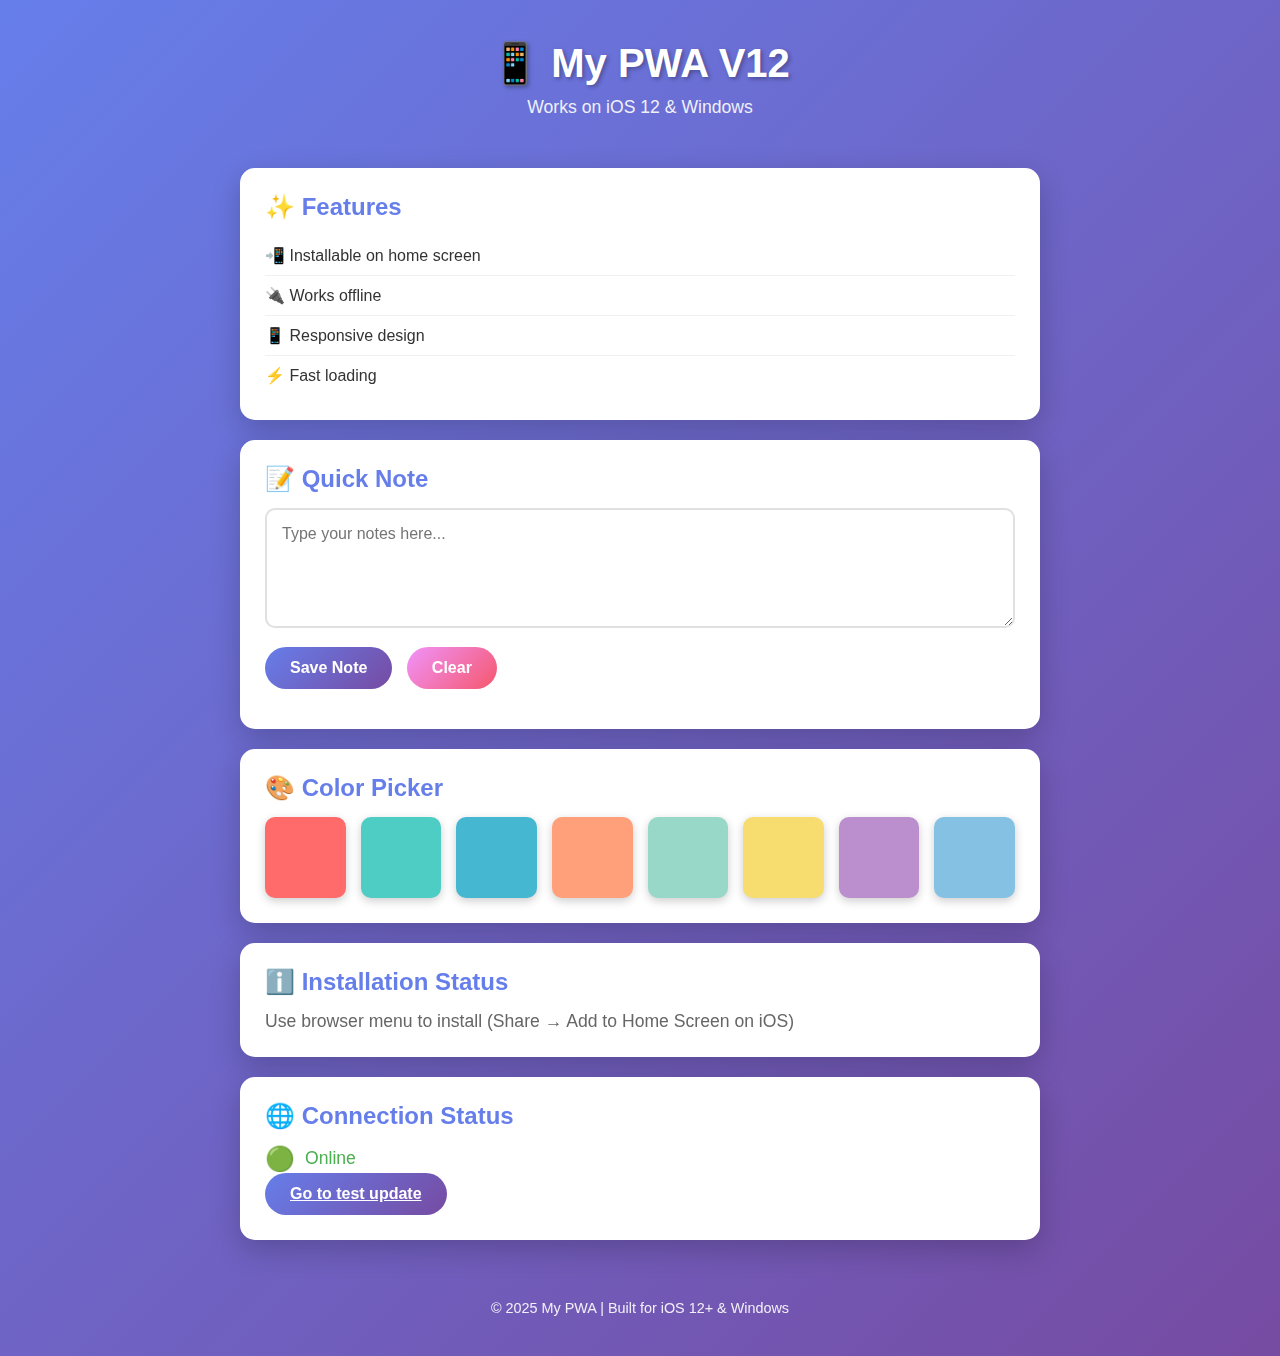
<file: index.html>
<!DOCTYPE html>
<html lang="en">
  <head>
    <meta charset="UTF-8" />
    <meta
      name="viewport"
      content="width=device-width, initial-scale=1.0, maximum-scale=1.0, user-scalable=no"
    />
    <meta name="theme-color" content="#2196F3" />
    <meta
      name="description"
      content="A Progressive Web App that works on iOS 12 and Windows"
    />

    <!-- PWA Meta Tags -->
    <link rel="manifest" href="manifest.json" />
    <meta name="mobile-web-app-capable" content="yes" />

    <!-- iOS Specific Meta Tags -->
    <meta name="apple-mobile-web-app-capable" content="yes" />
    <meta
      name="apple-mobile-web-app-status-bar-style"
      content="black-translucent"
    />
    <meta name="apple-mobile-web-app-title" content="My PWA" />
    <link rel="apple-touch-icon" href="icons/icon-192x192.png" />
    <link
      rel="apple-touch-icon"
      sizes="152x152"
      href="icons/icon-152x152.png"
    />
    <link
      rel="apple-touch-icon"
      sizes="180x180"
      href="icons/icon-180x180.png"
    />
    <link
      rel="apple-touch-icon"
      sizes="167x167"
      href="icons/icon-167x167.png"
    />

    <!-- Favicon -->
    <link rel="icon" type="image/png" href="icons/icon-192x192.png" />

    <title>My Progressive Web App</title>
    <link rel="stylesheet" href="styles.css" />
  </head>
  <body>
    <div class="container">
      <header>
        <h1>📱 My PWA V12</h1>
        <p class="subtitle">Works on iOS 12 & Windows</p>
      </header>

      <main>
        <section class="feature-card">
          <h2>✨ Features</h2>
          <ul>
            <li>📲 Installable on home screen</li>
            <li>🔌 Works offline</li>
            <li>📱 Responsive design</li>
            <li>⚡ Fast loading</li>
          </ul>
        </section>

        <section class="feature-card">
          <h2>📝 Quick Note</h2>
          <textarea
            id="notepad"
            placeholder="Type your notes here..."
          ></textarea>
          <button id="saveBtn" class="btn">Save Note</button>
          <button id="clearBtn" class="btn btn-secondary">Clear</button>
          <p id="saveStatus" class="status"></p>
        </section>

        <section class="feature-card">
          <h2>🎨 Color Picker</h2>
          <div class="color-grid">
            <div
              class="color-box"
              data-color="#FF6B6B"
              style="background: #ff6b6b"
            ></div>
            <div
              class="color-box"
              data-color="#4ECDC4"
              style="background: #4ecdc4"
            ></div>
            <div
              class="color-box"
              data-color="#45B7D1"
              style="background: #45b7d1"
            ></div>
            <div
              class="color-box"
              data-color="#FFA07A"
              style="background: #ffa07a"
            ></div>
            <div
              class="color-box"
              data-color="#98D8C8"
              style="background: #98d8c8"
            ></div>
            <div
              class="color-box"
              data-color="#F7DC6F"
              style="background: #f7dc6f"
            ></div>
            <div
              class="color-box"
              data-color="#BB8FCE"
              style="background: #bb8fce"
            ></div>
            <div
              class="color-box"
              data-color="#85C1E2"
              style="background: #85c1e2"
            ></div>
          </div>
        </section>

        <section class="feature-card">
          <h2>ℹ️ Installation Status</h2>
          <p id="installStatus">Checking...</p>
          <button id="installBtn" class="btn" style="display: none">
            Install App
          </button>
        </section>

        <section class="feature-card">
          <h2>🌐 Connection Status</h2>
          <p id="onlineStatus" class="status">
            <span id="statusIndicator">🟢</span>
            <span id="statusText">Online</span>
          </p>
          <a
            href="test-update.html"
            target="_blank"
            class="btn"
            style="display: inline-block"
            >Go to test update</a
          >
        </section>
      </main>

      <footer>
        <p>&copy; 2025 My PWA | Built for iOS 12+ & Windows</p>
      </footer>
    </div>

    <script src="app.js"></script>
  </body>
</html>
</file>
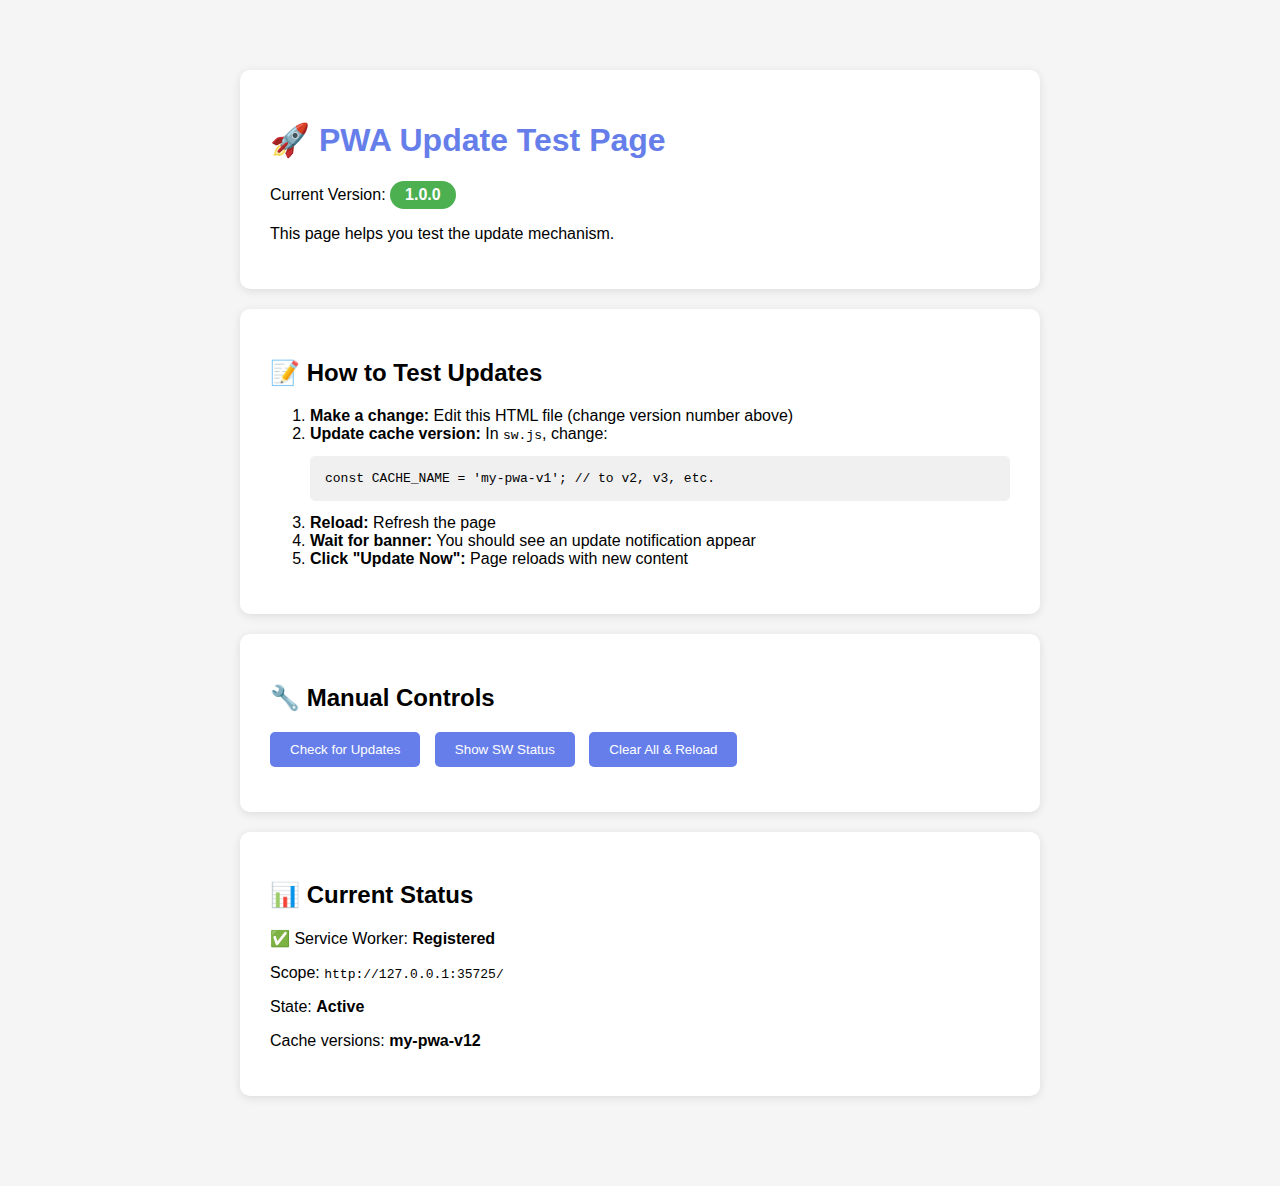
<file: test-update.html>
<!DOCTYPE html>
<html lang="en">
  <head>
    <meta charset="UTF-8" />
    <meta name="viewport" content="width=device-width, initial-scale=1.0" />
    <title>Test Update Mechanism</title>
    <style>
      body {
        font-family: Arial, sans-serif;
        max-width: 800px;
        margin: 50px auto;
        padding: 20px;
        background: #f5f5f5;
      }
      .card {
        background: white;
        padding: 30px;
        border-radius: 10px;
        box-shadow: 0 2px 10px rgba(0, 0, 0, 0.1);
        margin-bottom: 20px;
      }
      h1 {
        color: #667eea;
      }
      button {
        background: #667eea;
        color: white;
        border: none;
        padding: 10px 20px;
        border-radius: 5px;
        cursor: pointer;
        margin-right: 10px;
      }
      button:hover {
        background: #764ba2;
      }
      .version {
        display: inline-block;
        background: #4caf50;
        color: white;
        padding: 5px 15px;
        border-radius: 20px;
        font-weight: bold;
      }
      pre {
        background: #f0f0f0;
        padding: 15px;
        border-radius: 5px;
        overflow-x: auto;
      }
    </style>
  </head>
  <body>
    <div class="card">
      <h1>🚀 PWA Update Test Page</h1>
      <p>Current Version: <span class="version">1.0.0</span></p>
      <p>This page helps you test the update mechanism.</p>
    </div>

    <div class="card">
      <h2>📝 How to Test Updates</h2>
      <ol>
        <li>
          <strong>Make a change:</strong> Edit this HTML file (change version
          number above)
        </li>
        <li>
          <strong>Update cache version:</strong> In <code>sw.js</code>, change:
          <pre>const CACHE_NAME = 'my-pwa-v1'; // to v2, v3, etc.</pre>
        </li>
        <li><strong>Reload:</strong> Refresh the page</li>
        <li>
          <strong>Wait for banner:</strong> You should see an update
          notification appear
        </li>
        <li>
          <strong>Click "Update Now":</strong> Page reloads with new content
        </li>
      </ol>
    </div>

    <div class="card">
      <h2>🔧 Manual Controls</h2>
      <button onclick="checkForUpdates()">Check for Updates</button>
      <button onclick="showSwStatus()">Show SW Status</button>
      <button onclick="clearEverything()">Clear All & Reload</button>
      <div id="status" style="margin-top: 15px; color: #666"></div>
    </div>

    <div class="card">
      <h2>📊 Current Status</h2>
      <div id="info">Loading...</div>
    </div>

    <script>
      const status = document.getElementById('status');
      const info = document.getElementById('info');

      // Show initial info
      async function showInfo() {
        let html = '';

        if ('serviceWorker' in navigator) {
          const reg = await navigator.serviceWorker.getRegistration();
          if (reg) {
            html += '<p>✅ Service Worker: <strong>Registered</strong></p>';
            html += `<p>Scope: <code>${reg.scope}</code></p>`;
            if (reg.active) html += '<p>State: <strong>Active</strong></p>';
            if (reg.waiting)
              html += '<p>⚠️ Update: <strong>Waiting to activate</strong></p>';
            if (reg.installing)
              html += '<p>⬇️ Update: <strong>Installing</strong></p>';
          } else {
            html += '<p>❌ Service Worker: <strong>Not registered</strong></p>';
          }
        } else {
          html += '<p>❌ Service Workers not supported</p>';
        }

        const cacheKeys = await caches.keys();
        html += `<p>Cache versions: <strong>${
          cacheKeys.join(', ') || 'None'
        }</strong></p>`;

        info.innerHTML = html;
      }

      showInfo();
      setInterval(showInfo, 5000); // Refresh every 5 seconds

      // Manual update check
      async function checkForUpdates() {
        if ('serviceWorker' in navigator) {
          const reg = await navigator.serviceWorker.getRegistration();
          if (reg) {
            status.textContent = 'Checking for updates...';
            await reg.update();
            status.textContent = '✅ Update check complete!';
            setTimeout(() => (status.textContent = ''), 3000);
          } else {
            status.textContent = '❌ No service worker registered';
          }
        }
      }

      // Show SW status
      async function showSwStatus() {
        if ('serviceWorker' in navigator) {
          const reg = await navigator.serviceWorker.getRegistration();
          if (reg) {
            status.innerHTML = `
                        Active: ${reg.active ? '✅' : '❌'}<br>
                        Waiting: ${
                          reg.waiting ? '⚠️ YES - Update available!' : '✅ No'
                        }<br>
                        Installing: ${reg.installing ? '⬇️ YES' : '✅ No'}
                    `;
          }
        }
      }

      // Clear everything
      async function clearEverything() {
        if (
          confirm(
            'This will unregister service worker and clear all caches. Continue?'
          )
        ) {
          // Unregister service workers
          const registrations =
            await navigator.serviceWorker.getRegistrations();
          for (const reg of registrations) {
            await reg.unregister();
          }

          // Clear caches
          const cacheKeys = await caches.keys();
          for (const key of cacheKeys) {
            await caches.delete(key);
          }

          status.textContent = '🗑️ Cleared! Reloading...';
          setTimeout(() => location.reload(), 1000);
        }
      }
    </script>
  </body>
</html>
</file>
<file: styles.css>
* {
  margin: 0;
  padding: 0;
  box-sizing: border-box;
}

body {
  font-family: -apple-system, BlinkMacSystemFont, 'Segoe UI', Roboto, Oxygen,
    Ubuntu, Cantarell, sans-serif;
  background: linear-gradient(135deg, #667eea 0%, #764ba2 100%);
  min-height: 100vh;
  padding: 20px;
  color: #333;
}

.container {
  max-width: 800px;
  margin: 0 auto;
}

header {
  text-align: center;
  color: white;
  margin-bottom: 30px;
  padding: 20px;
}

header h1 {
  font-size: 2.5rem;
  margin-bottom: 10px;
  text-shadow: 2px 2px 4px rgba(0, 0, 0, 0.3);
}

.subtitle {
  font-size: 1.1rem;
  opacity: 0.9;
}

main {
  display: grid;
  gap: 20px;
}

.feature-card {
  background: white;
  border-radius: 15px;
  padding: 25px;
  box-shadow: 0 10px 30px rgba(0, 0, 0, 0.2);
  transition: transform 0.3s ease, box-shadow 0.3s ease;
}

.feature-card:hover {
  transform: translateY(-5px);
  box-shadow: 0 15px 40px rgba(0, 0, 0, 0.3);
}

.feature-card h2 {
  color: #667eea;
  margin-bottom: 15px;
  font-size: 1.5rem;
}

.feature-card ul {
  list-style: none;
  padding-left: 0;
}

.feature-card li {
  padding: 10px 0;
  border-bottom: 1px solid #f0f0f0;
}

.feature-card li:last-child {
  border-bottom: none;
}

#notepad {
  width: 100%;
  min-height: 120px;
  padding: 15px;
  border: 2px solid #e0e0e0;
  border-radius: 10px;
  font-size: 1rem;
  font-family: inherit;
  resize: vertical;
  margin-bottom: 15px;
  transition: border-color 0.3s ease;
}

#notepad:focus {
  outline: none;
  border-color: #667eea;
}

.btn {
  background: linear-gradient(135deg, #667eea 0%, #764ba2 100%);
  color: white;
  border: none;
  padding: 12px 25px;
  border-radius: 25px;
  font-size: 1rem;
  cursor: pointer;
  margin-right: 10px;
  transition: transform 0.2s ease, box-shadow 0.2s ease;
  font-weight: 600;
}

.btn:hover {
  transform: scale(1.05);
  box-shadow: 0 5px 15px rgba(102, 126, 234, 0.4);
}

.btn:active {
  transform: scale(0.98);
}

.btn-secondary {
  background: linear-gradient(135deg, #f093fb 0%, #f5576c 100%);
}

.btn-secondary:hover {
  box-shadow: 0 5px 15px rgba(245, 87, 108, 0.4);
}

.status {
  margin-top: 15px;
  font-weight: 500;
  color: #666;
}

.color-grid {
  display: grid;
  grid-template-columns: repeat(auto-fill, minmax(80px, 1fr));
  gap: 15px;
  margin-top: 15px;
}

.color-box {
  aspect-ratio: 1;
  border-radius: 10px;
  cursor: pointer;
  transition: transform 0.2s ease, box-shadow 0.2s ease;
  box-shadow: 0 3px 10px rgba(0, 0, 0, 0.2);
}

.color-box:hover {
  transform: scale(1.1);
  box-shadow: 0 5px 20px rgba(0, 0, 0, 0.3);
}

.color-box:active {
  transform: scale(0.95);
}

#installStatus {
  font-size: 1.1rem;
  color: #666;
}

#onlineStatus {
  font-size: 1.1rem;
  display: flex;
  align-items: center;
  gap: 10px;
}

#statusIndicator {
  font-size: 1.5rem;
}

footer {
  text-align: center;
  color: white;
  margin-top: 40px;
  padding: 20px;
  font-size: 0.9rem;
  opacity: 0.9;
}

/* Responsive Design */
@media (max-width: 600px) {
  header h1 {
    font-size: 2rem;
  }

  .feature-card {
    padding: 20px;
  }

  .btn {
    display: block;
    width: 100%;
    margin: 5px 0;
  }

  .color-grid {
    grid-template-columns: repeat(auto-fill, minmax(60px, 1fr));
    gap: 10px;
  }
}

/* iOS Safari specific fixes */
@supports (-webkit-touch-callout: none) {
  body {
    min-height: -webkit-fill-available;
  }
}

/* Smooth scrolling */
html {
  scroll-behavior: smooth;
}

/* Loading animation */
@keyframes fadeIn {
  from {
    opacity: 0;
    transform: translateY(20px);
  }
  to {
    opacity: 1;
    transform: translateY(0);
  }
}

.feature-card {
  animation: fadeIn 0.5s ease forwards;
}

.feature-card:nth-child(1) {
  animation-delay: 0.1s;
}
.feature-card:nth-child(2) {
  animation-delay: 0.2s;
}
.feature-card:nth-child(3) {
  animation-delay: 0.3s;
}
.feature-card:nth-child(4) {
  animation-delay: 0.4s;
}
.feature-card:nth-child(5) {
  animation-delay: 0.5s;
}
</file>
